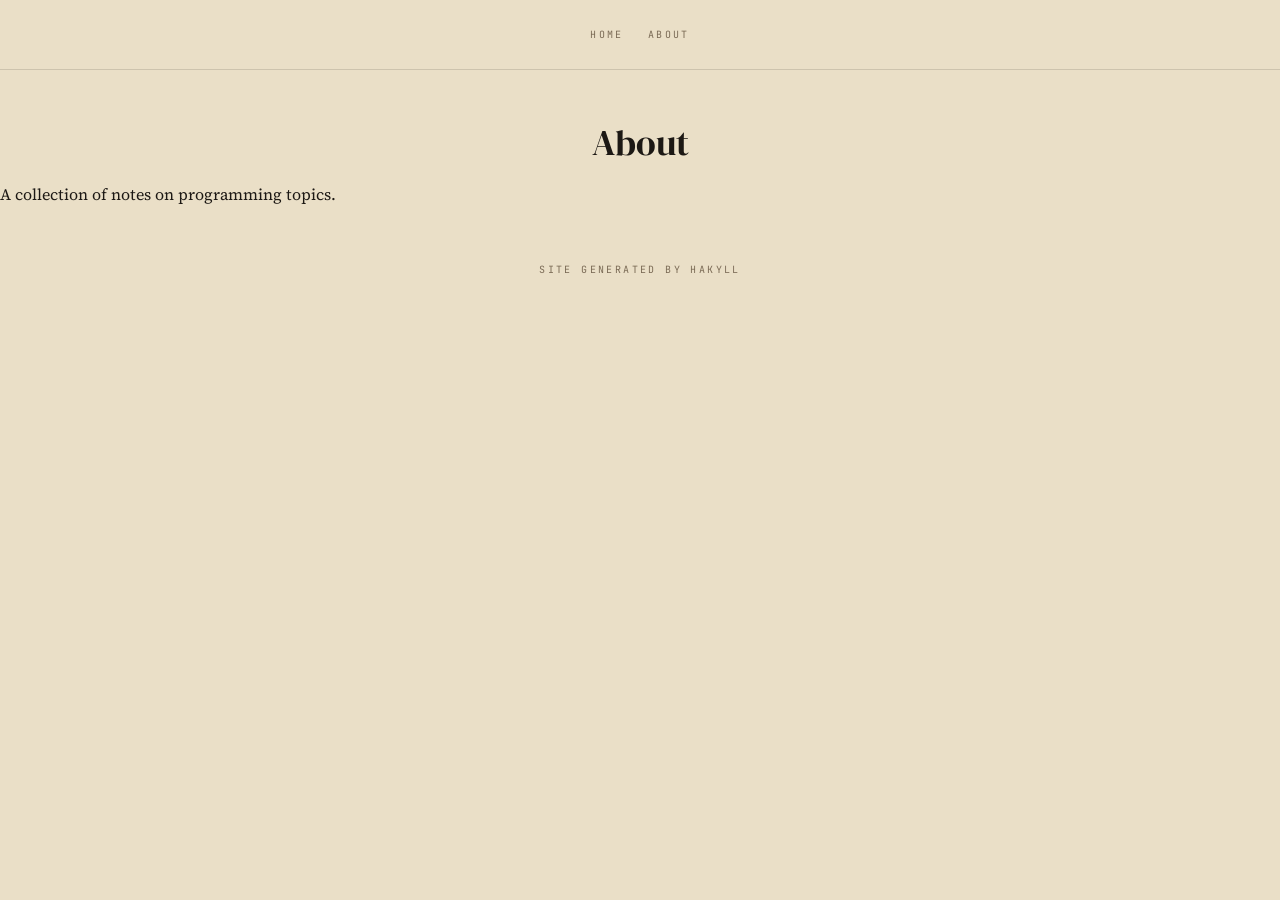
<file: docs/about.html>
<!doctype html>
<html lang="en">
<head>
  <meta charset="utf-8">
  <meta name="viewport" content="width=device-width, initial-scale=1">
  <title>Program Notes — About</title>
  <link rel="preconnect" href="https://fonts.googleapis.com">
  <link rel="preconnect" href="https://fonts.gstatic.com" crossorigin="anonymous">
  <link href="https://fonts.googleapis.com/css2?family=DM+Serif+Display:ital@0;1&family=Source+Serif+4:ital,opsz,wght@0,8..60,300..900;1,8..60,300..900&family=JetBrains+Mono:wght@400;500&display=swap" rel="stylesheet">
  <link rel="stylesheet" href="./css/default.css">
  <link rel="stylesheet" href="./css/program.css">
</head>
<body>
  <header>
    <nav>
      <a href="./index.html">Home</a>
      <a href="./about.html">About</a>
    </nav>
  </header>
  <main>
    <article>
      <h1>About</h1>
      <p>A collection of notes on programming topics.</p>
    </article>
  </main>
  <footer>
    Site generated by <a href="https://jaspervdj.be/hakyll">Hakyll</a>
  </footer>
</body>
</html>
</file>
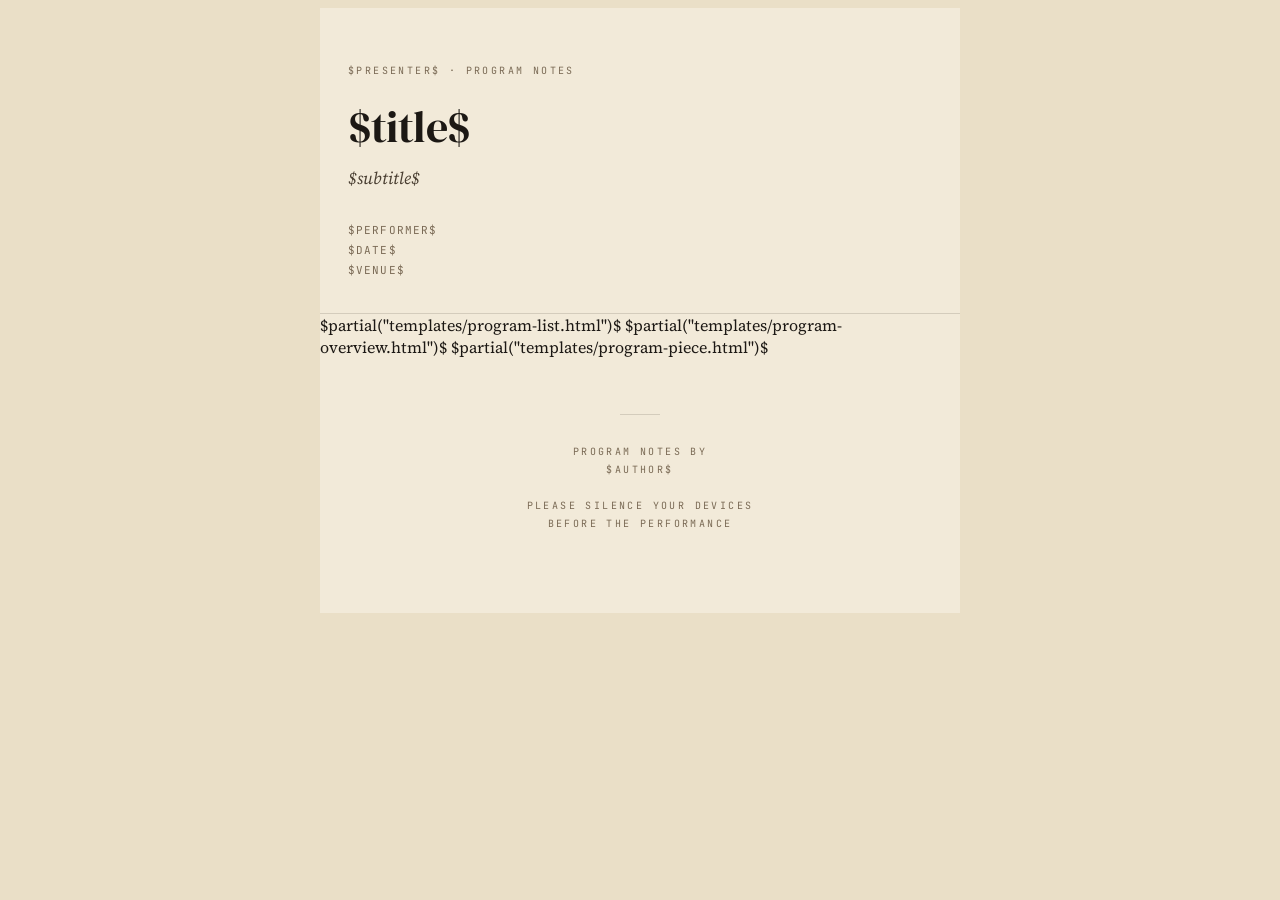
<file: templates/program.html>
<!doctype html>
<html lang="en">
<head>
  <meta charset="utf-8">
  <meta name="viewport" content="width=device-width, initial-scale=1">
  <title>$title$ — Program Notes</title>
  <link rel="preconnect" href="https://fonts.googleapis.com">
  <link rel="preconnect" href="https://fonts.gstatic.com" crossorigin="anonymous">
  <link href="https://fonts.googleapis.com/css2?family=DM+Serif+Display:ital@0;1&family=Source+Serif+4:ital,opsz,wght@0,8..60,300..900;1,8..60,300..900&family=JetBrains+Mono:wght@400;500&display=swap" rel="stylesheet">
  <link rel="stylesheet" href="/css/program.css">
</head>
<body>
<div class="program-page">
  <header class="concert-masthead">
    <div class="presenter-label">$presenter$ · Program Notes</div>
    <h1 class="concert-title">$title$</h1>
    <p class="concert-subtitle">$subtitle$</p>
    <div class="concert-meta">
      <div>$performer$</div>
      <div>$date$</div>
      <div>$venue$</div>
    </div>
  </header>
  $partial("templates/program-list.html")$
  $partial("templates/program-overview.html")$
  $partial("templates/program-piece.html")$
  <footer class="program-colophon">
    <p>Program notes by<br>$author$<br><br>Please silence your devices<br>before the performance</p>
  </footer>
</div>
</body>
</html>
</file>
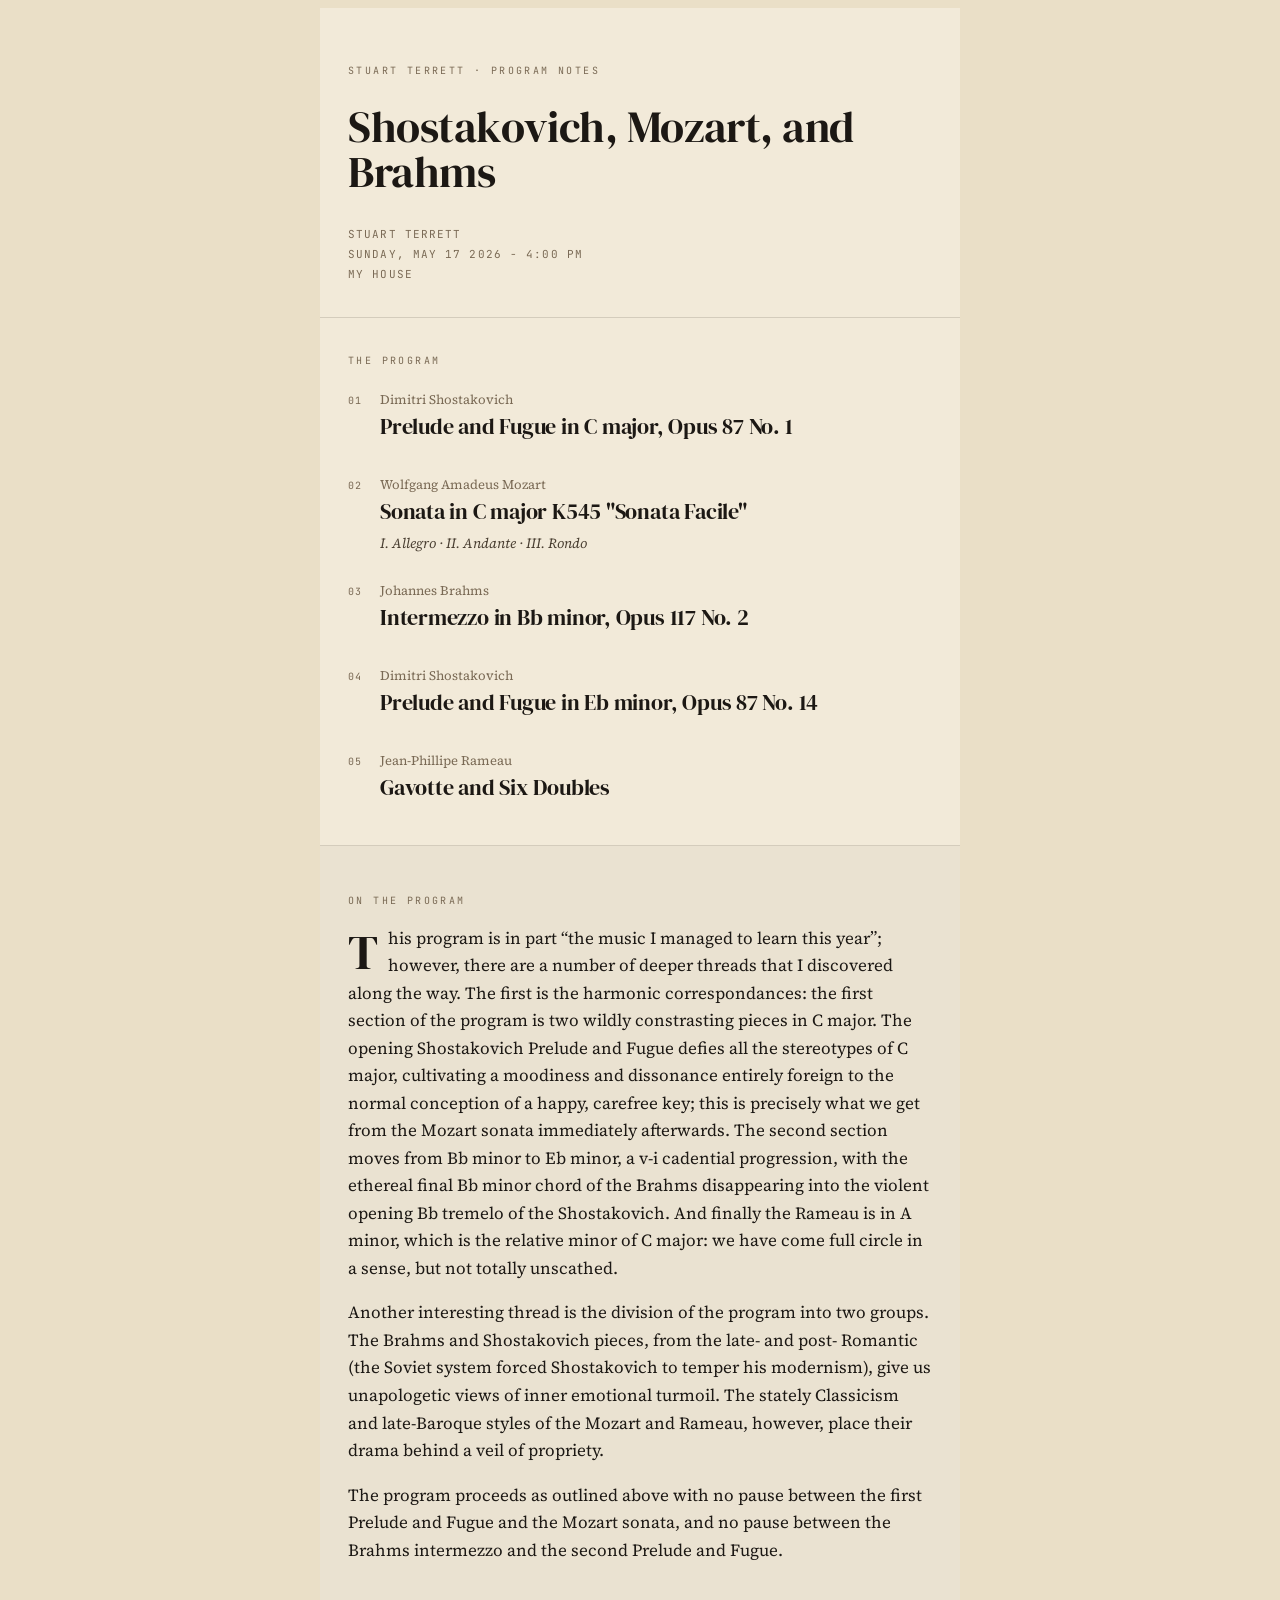
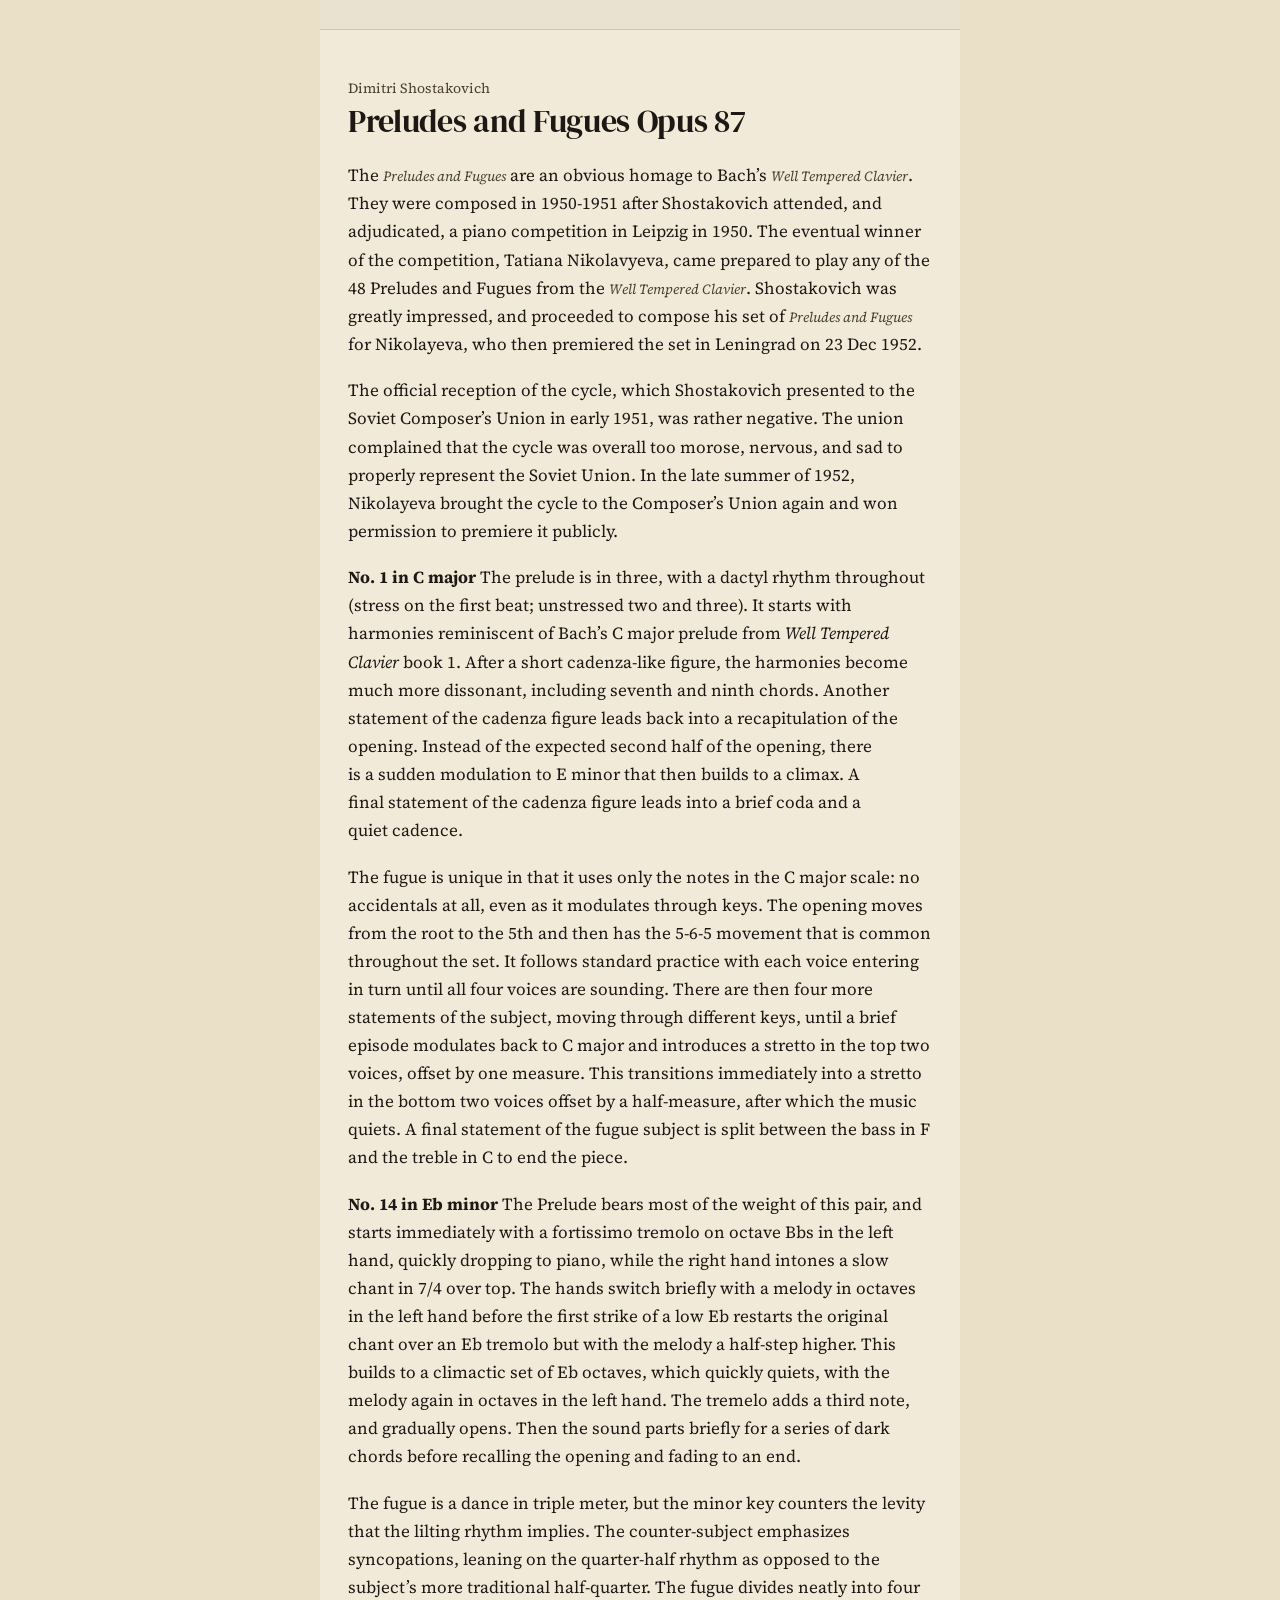
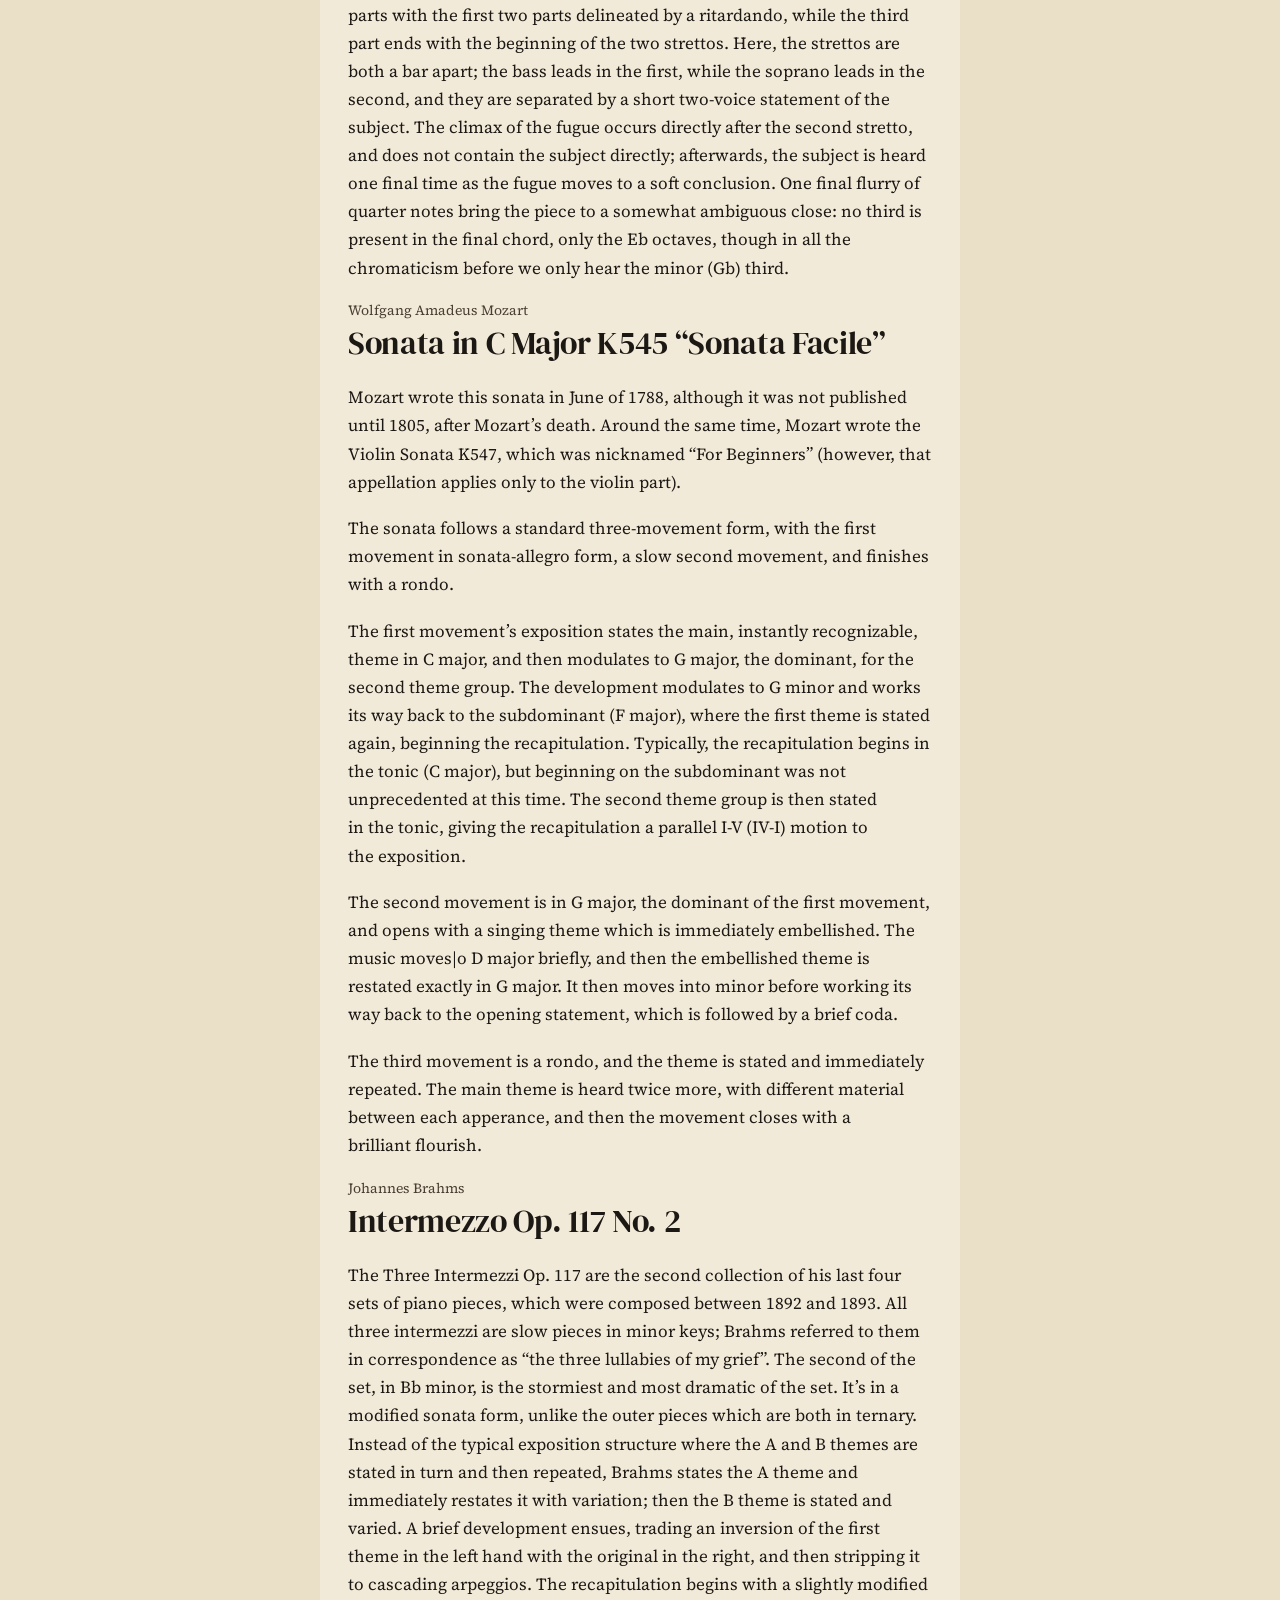
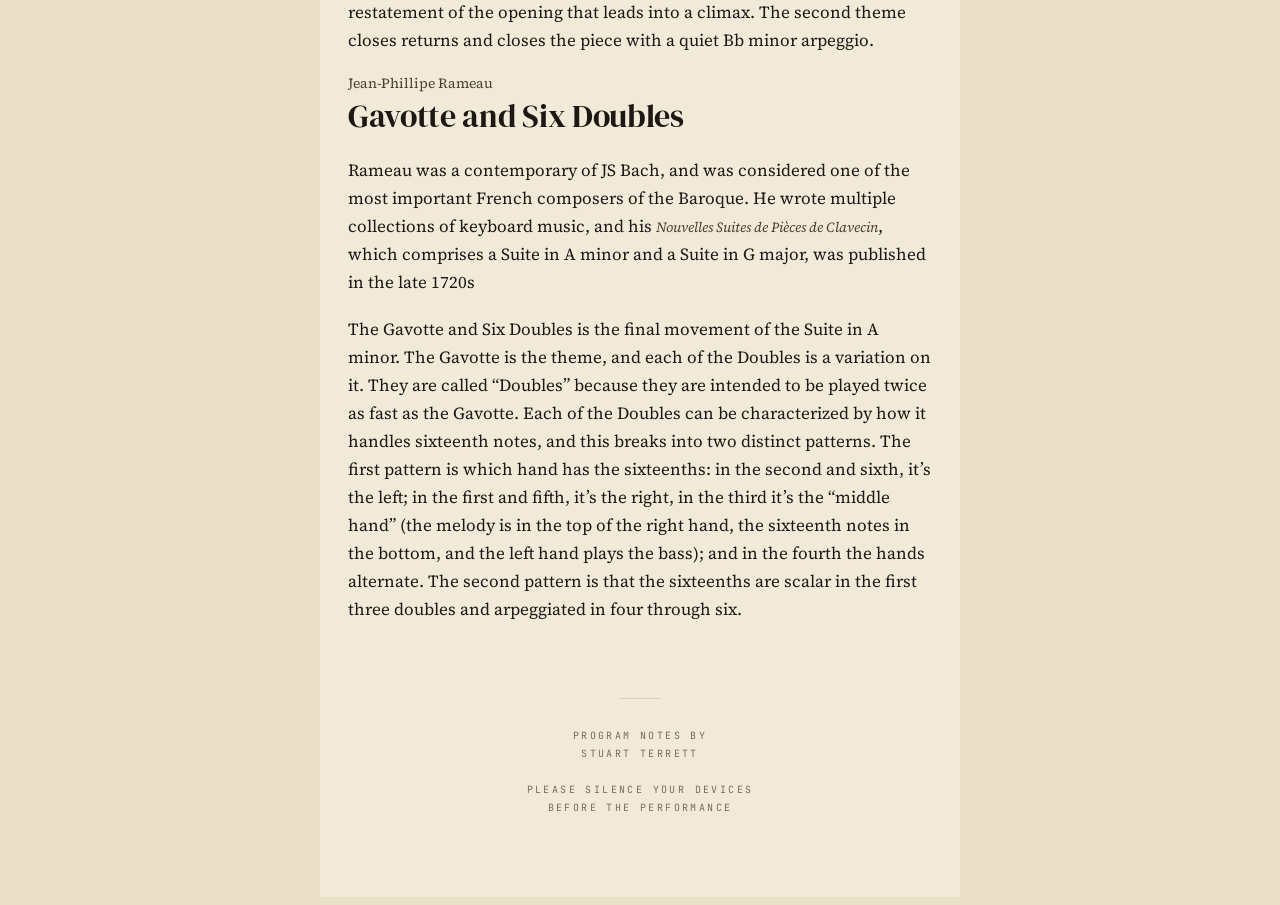
<file: docs/programs/2026-05-17-shostakovich-mozart-brahms.html>
<!doctype html>
<html lang="en">
<head>
  <meta charset="utf-8">
  <meta name="viewport" content="width=device-width, initial-scale=1">
  <title>Shostakovich, Mozart, and Brahms — Program Notes</title>
  <link rel="preconnect" href="https://fonts.googleapis.com">
  <link rel="preconnect" href="https://fonts.gstatic.com" crossorigin="anonymous">
  <link href="https://fonts.googleapis.com/css2?family=DM+Serif+Display:ital@0;1&family=Source+Serif+4:ital,opsz,wght@0,8..60,300..900;1,8..60,300..900&family=JetBrains+Mono:wght@400;500&display=swap" rel="stylesheet">
  <link rel="stylesheet" href="../css/program.css">
</head>
<body>
<div class="program-page">
  <header class="concert-masthead">
    <div class="presenter-label">Stuart Terrett · Program Notes</div>
    <h1 class="concert-title">Shostakovich, Mozart, and Brahms</h1>
    <p class="concert-subtitle"></p>
    <div class="concert-meta">
      <div>Stuart Terrett</div>
      <div>Sunday, May 17 2026 - 4:00 pm</div>
      <div>My House</div>
    </div>
  </header>
  <section class="program-list">
  <div class="section-label">The Program</div>
  <ol class="works-list">
    
    <li class="work-item">
      <div class="work-item-header">
        <span class="work-number">01</span>
        <span class="work-composer">Dimitri Shostakovich</span>
      </div>
      <h3 class="work-title">Prelude and Fugue in C major, Opus 87 No. 1</h3>
      <p class="work-movements"></p>
    </li>
    
    <li class="work-item">
      <div class="work-item-header">
        <span class="work-number">02</span>
        <span class="work-composer">Wolfgang Amadeus Mozart</span>
      </div>
      <h3 class="work-title">Sonata in C major K545 "Sonata Facile"</h3>
      <p class="work-movements">I. Allegro · II. Andante · III. Rondo</p>
    </li>
    
    <li class="work-item">
      <div class="work-item-header">
        <span class="work-number">03</span>
        <span class="work-composer">Johannes Brahms</span>
      </div>
      <h3 class="work-title">Intermezzo in Bb minor, Opus 117 No. 2</h3>
      <p class="work-movements"></p>
    </li>
    
    <li class="work-item">
      <div class="work-item-header">
        <span class="work-number">04</span>
        <span class="work-composer">Dimitri Shostakovich</span>
      </div>
      <h3 class="work-title">Prelude and Fugue in Eb minor, Opus 87 No. 14</h3>
      <p class="work-movements"></p>
    </li>
    
    <li class="work-item">
      <div class="work-item-header">
        <span class="work-number">05</span>
        <span class="work-composer">Jean-Phillipe Rameau</span>
      </div>
      <h3 class="work-title">Gavotte and Six Doubles</h3>
      <p class="work-movements"></p>
    </li>
    
  </ol>
</section>

  <section class="program-overview">
  <div class="section-label">On the program</div>
  <div class="overview-body"><p>This program is in part “the music I managed to learn this year”; however,
there are a number of deeper threads that I discovered along the way. The
first is the harmonic correspondances: the first section of the program is two
wildly constrasting pieces in C major. The opening Shostakovich Prelude and
Fugue defies all the stereotypes of C major, cultivating a moodiness and
dissonance entirely foreign to the normal conception of a happy, carefree key;
this is precisely what we get from the Mozart sonata immediately afterwards.
The second section moves from Bb minor to Eb minor, a v-i cadential
progression, with the ethereal final Bb minor chord of the Brahms disappearing
into the violent opening Bb tremelo of the Shostakovich. And finally the
Rameau is in A minor, which is the relative minor of C major: we have come
full circle in a sense, but not totally unscathed.</p>
<p>Another interesting thread is the division of the program into two groups. The
Brahms and Shostakovich pieces, from the late- and post- Romantic (the Soviet
system forced Shostakovich to temper his modernism), give us unapologetic
views of inner emotional turmoil. The stately Classicism and late-Baroque
styles of the Mozart and Rameau, however, place their drama behind a veil of
propriety.</p>
<p>The program proceeds as outlined above with no pause between the first Prelude
and Fugue and the Mozart sonata, and no pause between the Brahms intermezzo
and the second Prelude and Fugue.</p></div>
</section>

  <section class="program-pieces">
  <h3 id="dimitri-shostakovich">Dimitri Shostakovich</h3>
<h2 id="preludes-and-fugues-opus-87">Preludes and Fugues Opus 87</h2>
<p>The <em>Preludes and Fugues</em> are an obvious homage to Bach’s <em>Well Tempered
Clavier</em>. They were composed in 1950-1951 after Shostakovich attended, and
adjudicated, a piano competition in Leipzig in 1950. The eventual winner of the
competition, Tatiana Nikolavyeva, came prepared to play any of the 48 Preludes
and Fugues from the <em>Well Tempered Clavier</em>. Shostakovich was greatly impressed,
and proceeded to compose his set of <em>Preludes and Fugues</em> for Nikolayeva, who
then premiered the set in Leningrad on 23 Dec 1952.</p>
<p>The official reception of the cycle, which Shostakovich presented to the Soviet
Composer’s Union in early 1951, was rather negative. The union complained that
the cycle was overall too morose, nervous, and sad to properly represent the
Soviet Union. In the late summer of 1952, Nikolayeva brought the cycle to the
Composer’s Union again and won permission to premiere it publicly.</p>
<p><strong>No. 1 in C major</strong> The prelude is in three, with a dactyl rhythm throughout
(stress on the first beat; unstressed two and three). It starts with harmonies
reminiscent of Bach’s C major prelude from <em>Well Tempered Clavier</em> book 1. After
a short cadenza-like figure, the harmonies become much more dissonant, including
seventh and ninth chords. Another statement of the cadenza figure leads back
into a recapitulation of the opening. Instead of the expected second half of the
opening, there is a sudden modulation to E minor that then builds to a climax. A final
statement of the cadenza figure leads into a brief coda and a quiet cadence.</p>
<p>The fugue is unique in that it uses only the notes in the C major scale: no
accidentals at all, even as it modulates through keys. The opening moves from
the root to the 5th and then has the 5-6-5 movement that is common throughout
the set. It follows standard practice with each voice entering in turn until all
four voices are sounding. There are then four more statements of the subject,
moving through different keys, until a brief episode modulates back to C major
and introduces a stretto in the top two voices, offset by one measure. This
transitions immediately into a stretto in the bottom two voices offset by a
half-measure, after which the music quiets. A final statement of the fugue
subject is split between the bass in F and the treble in C to end the piece.</p>
<p><strong>No. 14 in Eb minor</strong> The Prelude bears most of the weight of this pair, and
starts immediately with a fortissimo tremolo on octave Bbs in the left hand,
quickly dropping to piano, while the right hand intones a slow chant in 7/4 over
top. The hands switch briefly with a melody in octaves in the left hand before
the first strike of a low Eb restarts the original chant over an Eb tremolo but
with the melody a half-step higher. This builds to a climactic set of Eb
octaves, which quickly quiets, with the melody again in octaves in the left hand.
The tremelo adds a third note, and gradually opens. Then the sound parts briefly
for a series of dark chords before recalling the opening and fading to an end.</p>
<p>The fugue is a dance in triple meter, but the minor key counters the levity that
the lilting rhythm implies. The counter-subject emphasizes syncopations, leaning
on the quarter-half rhythm as opposed to the subject’s more traditional
half-quarter. The fugue divides neatly into four parts with the first two parts
delineated by a ritardando, while the third part ends with the beginning of the
two strettos. Here, the strettos are both a bar apart; the bass leads in the
first, while the soprano leads in the second, and they are separated by a short
two-voice statement of the subject. The climax of the fugue occurs directly
after the second stretto, and does not contain the subject directly; afterwards,
the subject is heard one final time as the fugue moves to a soft conclusion. One
final flurry of quarter notes bring the piece to a somewhat ambiguous close: no
third is present in the final chord, only the Eb octaves, though in all the
chromaticism before we only hear the minor (Gb) third.</p>
<h3 id="wolfgang-amadeus-mozart">Wolfgang Amadeus Mozart</h3>
<h2 id="sonata-in-c-major-k545-sonata-facile">Sonata in C Major K545 “Sonata Facile”</h2>
<p>Mozart wrote this sonata in June of 1788, although it was not published until
1805, after Mozart’s death. Around the same time, Mozart wrote the Violin
Sonata K547, which was nicknamed “For Beginners” (however, that appellation
applies only to the violin part).</p>
<p>The sonata follows a standard three-movement form, with the first movement in
sonata-allegro form, a slow second movement, and finishes with a rondo.</p>
<p>The first movement’s exposition states the main, instantly recognizable, theme
in C major, and then modulates to G major, the dominant, for the second theme
group. The development modulates to G minor and works its way back to the
subdominant (F major), where the first theme is stated again, beginning the
recapitulation. Typically, the recapitulation begins in the tonic (C major), but
beginning on the subdominant was not unprecedented at this time. The second
theme group is then stated in the tonic, giving the recapitulation a parallel I-V
(IV-I) motion to the exposition.</p>
<p>The second movement is in G major, the dominant of the first movement, and opens
with a singing theme which is immediately embellished. The music moves|o D major
briefly, and then the embellished theme is restated exactly in G major. It then
moves into minor before working its way back to the opening statement, which is
followed by a brief coda.</p>
<p>The third movement is a rondo, and the theme is stated and immediately
repeated. The main theme is heard twice more, with different material between
each apperance, and then the movement closes with a brilliant flourish.</p>
<h3 id="johannes-brahms">Johannes Brahms</h3>
<h2 id="intermezzo-op.-117-no.-2">Intermezzo Op. 117 No. 2</h2>
<p>The Three Intermezzi Op. 117 are the second collection of his last four sets of
piano pieces, which were composed between 1892 and 1893. All three intermezzi
are slow pieces in minor keys; Brahms referred to them in correspondence as “the
three lullabies of my grief”. The second of the set, in Bb minor, is the
stormiest and most dramatic of the set. It’s in a modified sonata form, unlike
the outer pieces which are both in ternary. Instead of the typical exposition
structure where the A and B themes are stated in turn and then repeated, Brahms
states the A theme and immediately restates it with variation; then the B theme
is stated and varied. A brief development ensues, trading an inversion of the
first theme in the left hand with the original in the right, and then stripping
it to cascading arpeggios. The recapitulation begins with a slightly modified
restatement of the opening that leads into a climax. The second theme closes
returns and closes the piece with a quiet Bb minor arpeggio.</p>
<h3 id="jean-phillipe-rameau">Jean-Phillipe Rameau</h3>
<h2 id="gavotte-and-six-doubles">Gavotte and Six Doubles</h2>
<p>Rameau was a contemporary of JS Bach, and was considered one of the most
important French composers of the Baroque. He wrote multiple collections of
keyboard music, and his <em>Nouvelles Suites de Pièces de Clavecin</em>, which
comprises a Suite in A minor and a Suite in G major, was published in the late
1720s</p>
<p>The Gavotte and Six Doubles is the final movement of the Suite in A minor.
The Gavotte is the theme, and each of the Doubles is a variation on it. They are
called “Doubles” because they are intended to be played twice as fast as the
Gavotte. Each of the Doubles can be characterized by how it handles sixteenth notes,
and this breaks into two distinct patterns. The first pattern is which hand has
the sixteenths: in the second and sixth, it’s the left; in the first and fifth,
it’s the right, in the third it’s the “middle hand” (the melody is in the top of
the right hand, the sixteenth notes in the bottom, and the left hand plays the
bass); and in the fourth the hands alternate. The second pattern is that the
sixteenths are scalar in the first three doubles and arpeggiated in four through
six.</p>
</section>

  <footer class="program-colophon">
    <p>Program notes by<br>Stuart Terrett<br><br>Please silence your devices<br>before the performance</p>
  </footer>
</div>
</body>
</html>
</file>
<file: docs/css/default.css>
body {
  margin: 0;
  background: var(--paper-deep);
  color: var(--ink);
  font-family: var(--font-body);
  -webkit-font-smoothing: antialiased;
  -moz-osx-font-smoothing: grayscale;
}

header {
  padding: 28px;
  border-bottom: 1px solid var(--rule);
}

header nav {
  display: flex;
  gap: 24px;
  justify-content: center;
}

header nav a {
  font-family: var(--font-mono);
  font-size: 10px;
  letter-spacing: 0.24em;
  text-transform: uppercase;
  color: var(--ink-muted);
  text-decoration: none;
}

header nav a:hover {
  color: var(--ink);
}

footer {
  padding: 40px 28px;
  text-align: center;
  font-family: var(--font-mono);
  font-size: 10px;
  letter-spacing: 0.24em;
  text-transform: uppercase;
  color: var(--ink-muted);
  line-height: 1.8;
}

footer a {
  color: inherit;
  text-decoration: none;
}

footer a:hover {
  color: var(--ink);
}
</file>
<file: docs/css/program.css>
/* ── Design tokens ─────────────────────────────────────────── */
:root {
  --paper:      #F2EAD9;
  --paper-deep: #EADFC7;
  --ink:        #1C1814;
  --ink-soft:   #4A3F32;
  --ink-muted:  #7A6A55;
  --rule:       rgba(28, 24, 20, 0.14);
  --rule-soft:  rgba(28, 24, 20, 0.08);
  --pull-bg:    rgba(28, 24, 20, 0.04);

  --font-display: 'DM Serif Display', 'Source Serif 4', Georgia, serif;
  --font-body:    'Source Serif 4', Georgia, serif;
  --font-mono:    'JetBrains Mono', ui-monospace, monospace;
}

@media (prefers-color-scheme: dark) {
  :root {
    --paper:      #14110D;
    --paper-deep: #1C1814;
    --ink:        #E8DDC8;
    --ink-soft:   #C2B59B;
    --ink-muted:  #8A7D65;
    --rule:       rgba(232, 221, 200, 0.16);
    --rule-soft:  rgba(232, 221, 200, 0.08);
    --pull-bg:    rgba(232, 221, 200, 0.05);
  }
}

body {
  background: var(--paper-deep);
}

/* ── Page reset for program pages ──────────────────────────── */
.program-page {
  background: var(--paper);
  color: var(--ink);
  max-width: 640px;
  margin: 0 auto;
  font-family: var(--font-body);
  -webkit-font-smoothing: antialiased;
  -moz-osx-font-smoothing: grayscale;
}

/* ── Shared utility ────────────────────────────────────────── */
.section-label {
  font-family: var(--font-mono);
  font-size: 10px;
  letter-spacing: 0.24em;
  text-transform: uppercase;
  color: var(--ink-muted);
  margin-bottom: 18px;
}

/* ── Concert masthead ──────────────────────────────────────── */
.concert-masthead {
  padding: 56px 28px 36px;
  border-bottom: 1px solid var(--rule);
}

.concert-masthead .presenter-label {
  font-family: var(--font-mono);
  font-size: 10px;
  letter-spacing: 0.24em;
  text-transform: uppercase;
  color: var(--ink-muted);
  margin: 0 0 28px;
}

.concert-masthead .concert-title {
  font-family: var(--font-display);
  font-weight: 400;
  font-size: 44px;
  line-height: 1.02;
  letter-spacing: -0.01em;
  color: var(--ink);
  margin: 0 0 16px;
}

.concert-masthead .concert-subtitle {
  font-family: var(--font-body);
  font-size: 17px;
  line-height: 1.45;
  color: var(--ink-soft);
  font-style: italic;
  margin: 0 0 32px;
}

.concert-masthead .concert-meta {
  display: flex;
  flex-direction: column;
  gap: 6px;
  font-family: var(--font-mono);
  font-size: 11px;
  letter-spacing: 0.1em;
  text-transform: uppercase;
  color: var(--ink-muted);
}

/* ── Program list ──────────────────────────────────────────── */
.program-list {
  padding: 36px 28px;
  border-bottom: 1px solid var(--rule);
}

.program-list .section-label {
  margin-bottom: 24px;
}

.works-list {
  list-style: none;
  margin: 0;
  padding: 0;
  display: flex;
  flex-direction: column;
  gap: 28px;
}

.work-item {
  display: flex;
  flex-direction: column;
  gap: 0;
}

.work-item-header {
  display: flex;
  align-items: baseline;
  gap: 14px;
  margin-bottom: 6px;
}

.work-number {
  font-family: var(--font-mono);
  font-size: 10px;
  color: var(--ink-muted);
  letter-spacing: 0.1em;
  min-width: 18px;
}

.work-composer {
  font-family: var(--font-body);
  font-size: 13px;
  color: var(--ink-muted);
}

.work-title {
  font-family: var(--font-display);
  font-weight: 400;
  font-size: 22px;
  line-height: 1.18;
  letter-spacing: -0.01em;
  color: var(--ink);
  margin: 0 0 8px;
  padding-left: 32px;
}

.work-movements {
  padding-left: 32px;
  font-family: var(--font-body);
  font-size: 14px;
  line-height: 1.5;
  color: var(--ink-soft);
  font-style: italic;
  margin: 0;
}

/* ── Overview ──────────────────────────────────────────────── */
.program-overview {
  padding: 48px 28px;
  border-bottom: 1px solid var(--rule);
  background: var(--pull-bg);
}

.overview-body p {
  font-family: var(--font-body);
  font-size: 17px;
  line-height: 1.62;
  color: var(--ink);
  margin: 0 0 1em;
  text-wrap: pretty;
}

/* Drop cap on first paragraph */
.overview-body p:first-child::first-letter {
  font-family: var(--font-display);
  font-size: 48px;
  font-weight: 400;
  float: left;
  line-height: 0.9;
  padding-right: 10px;
  padding-top: 6px;
  color: var(--ink);
}

/* ── Piece notes ───────────────────────────────────────────── */
.program-pieces {
  padding: 48px 28px 0;
}

.program-pieces article,
.program-pieces .piece {
  padding: 56px 28px;
  border-bottom: 1px solid var(--rule);
}

.program-pieces article:last-child,
.program-pieces .piece:last-child {
  border-bottom: none;
}

/* Piece counter/year line (e.g. "01 / 03 — 1820") */
.piece-meta {
  font-family: var(--font-mono);
  font-size: 10px;
  letter-spacing: 0.24em;
  text-transform: uppercase;
  color: var(--ink-muted);
  margin-bottom: 18px;
}

/* Composer name */
.program-pieces h2 + p em,
.piece-composer {
  font-family: var(--font-body);
  font-size: 14px;
  color: var(--ink-soft);
}

/* Piece title (h2) */
.program-pieces h2 {
  font-family: var(--font-display);
  font-weight: 400;
  font-size: 32px;
  line-height: 1.1;
  letter-spacing: -0.01em;
  color: var(--ink);
  margin: 6px 0 22px;
}

/* Movements list (ul immediately after h2) */
.program-pieces h2 + ul,
.movements-list {
  list-style: none;
  padding: 0;
  margin: 0 0 40px;
  border-top: 1px solid var(--rule-soft);
}

.program-pieces h2 + ul li,
.movements-list li {
  font-family: var(--font-body);
  font-size: 14px;
  line-height: 1.5;
  color: var(--ink-soft);
  padding: 10px 0;
  border-bottom: 1px solid var(--rule-soft);
  font-style: italic;
}

/* Body paragraphs */
.program-pieces p {
  font-family: var(--font-body);
  font-size: 17px;
  line-height: 1.65;
  color: var(--ink);
  margin: 0 0 1.1em;
  text-wrap: pretty;
}

/* Piece h3 headings (composer name used as sub-heading) */
.program-pieces h3 {
  font-family: var(--font-body);
  font-size: 14px;
  font-weight: 400;
  color: var(--ink-soft);
  margin: 0 0 4px;
}

/* ── Score examples (blockquotes as pull-quotes) ───────────── */
.program-pieces blockquote {
  margin: 56px -8px;
  padding: 0;
  border-left: none;
}

.program-pieces blockquote p {
  /* Striped score-paper background */
  background-image: repeating-linear-gradient(
    180deg,
    transparent 0 22px,
    var(--rule) 22px 23px
  );
  border-top: 1px solid var(--rule);
  border-bottom: 1px solid var(--rule);
  min-height: 100px;
  display: flex;
  align-items: center;
  justify-content: center;
  font-family: var(--font-mono);
  font-size: 10px;
  letter-spacing: 0.12em;
  text-transform: uppercase;
  color: var(--ink-muted);
  margin: 0 0 18px;
  padding: 24px 16px;
  text-align: center;
}

/* The caption paragraph following the score block */
.program-pieces blockquote + p {
  font-family: var(--font-body);
  font-size: 14px;
  line-height: 1.55;
  color: var(--ink-soft);
  font-style: italic;
  padding: 0 4px;
  margin-top: -38px;
  margin-bottom: 48px;
}

/* ── Section dividers ──────────────────────────────────────── */
.program-pieces hr {
  border: none;
  border-top: 1px solid var(--rule);
  margin: 48px 0;
}

/* ── Colophon / footer ─────────────────────────────────────── */
.program-colophon {
  padding: 56px 28px 80px;
  text-align: center;
}

.program-colophon::before {
  content: '';
  display: block;
  width: 40px;
  height: 1px;
  background: var(--rule);
  margin: 0 auto 28px;
}

.program-colophon p {
  font-family: var(--font-mono);
  font-size: 10px;
  letter-spacing: 0.24em;
  text-transform: uppercase;
  color: var(--ink-muted);
  line-height: 1.8;
  margin: 0;
}

/* ── Default layout page title ─────────────────────────────── */
main > article > h1 {
  font-family: var(--font-display);
  font-weight: 400;
  font-size: 36px;
  color: var(--ink);
  text-align: center;
  margin: 48px 0 0;
}

/* ── Program index (homepage) ──────────────────────────────── */
.program-index {
  list-style: none;
  margin: 48px auto;
  padding: 0;
  max-width: 480px;
  display: flex;
  flex-direction: column;
  gap: 32px;
  text-align: center;
}

.program-index-item a {
  display: flex;
  flex-direction: column;
  gap: 4px;
  text-decoration: none;
  color: inherit;
}

.program-index-title {
  font-family: var(--font-display);
  font-size: 22px;
  color: var(--ink);
}

.program-index-item a:hover .program-index-title {
  text-decoration: underline;
}

.program-index-date {
  font-family: var(--font-body);
  font-size: 14px;
  color: var(--ink-muted);
  font-style: italic;
}
</file>
<file: css/program.css>
/* ── Design tokens ─────────────────────────────────────────── */
:root {
  --paper:      #F2EAD9;
  --paper-deep: #EADFC7;
  --ink:        #1C1814;
  --ink-soft:   #4A3F32;
  --ink-muted:  #7A6A55;
  --rule:       rgba(28, 24, 20, 0.14);
  --rule-soft:  rgba(28, 24, 20, 0.08);
  --pull-bg:    rgba(28, 24, 20, 0.04);

  --font-display: 'DM Serif Display', 'Source Serif 4', Georgia, serif;
  --font-body:    'Source Serif 4', Georgia, serif;
  --font-mono:    'JetBrains Mono', ui-monospace, monospace;
}

@media (prefers-color-scheme: dark) {
  :root {
    --paper:      #14110D;
    --paper-deep: #1C1814;
    --ink:        #E8DDC8;
    --ink-soft:   #C2B59B;
    --ink-muted:  #8A7D65;
    --rule:       rgba(232, 221, 200, 0.16);
    --rule-soft:  rgba(232, 221, 200, 0.08);
    --pull-bg:    rgba(232, 221, 200, 0.05);
  }
}

@media (min-width: 641px) {
  body {
    background: var(--paper-deep);
  }
}

/* ── Page reset for program pages ──────────────────────────── */
.program-page {
  background: var(--paper);
  color: var(--ink);
  max-width: 640px;
  margin: 0 auto;
  font-family: var(--font-body);
  -webkit-font-smoothing: antialiased;
  -moz-osx-font-smoothing: grayscale;
}

/* ── Shared utility ────────────────────────────────────────── */
.section-label {
  font-family: var(--font-mono);
  font-size: 10px;
  letter-spacing: 0.24em;
  text-transform: uppercase;
  color: var(--ink-muted);
  margin-bottom: 18px;
}

/* ── Concert masthead ──────────────────────────────────────── */
.concert-masthead {
  padding: 56px 28px 36px;
  border-bottom: 1px solid var(--rule);
}

.concert-masthead .presenter-label {
  font-family: var(--font-mono);
  font-size: 10px;
  letter-spacing: 0.24em;
  text-transform: uppercase;
  color: var(--ink-muted);
  margin: 0 0 28px;
}

.concert-masthead .concert-title {
  font-family: var(--font-display);
  font-weight: 400;
  font-size: 44px;
  line-height: 1.02;
  letter-spacing: -0.01em;
  color: var(--ink);
  margin: 0 0 16px;
}

.concert-masthead .concert-subtitle {
  font-family: var(--font-body);
  font-size: 17px;
  line-height: 1.45;
  color: var(--ink-soft);
  font-style: italic;
  margin: 0 0 32px;
}

.concert-masthead .concert-meta {
  display: flex;
  flex-direction: column;
  gap: 6px;
  font-family: var(--font-mono);
  font-size: 11px;
  letter-spacing: 0.1em;
  text-transform: uppercase;
  color: var(--ink-muted);
}

/* ── Program list ──────────────────────────────────────────── */
.program-list {
  padding: 36px 28px;
  border-bottom: 1px solid var(--rule);
}

.program-list .section-label {
  margin-bottom: 24px;
}

.works-list {
  list-style: none;
  margin: 0;
  padding: 0;
  display: flex;
  flex-direction: column;
  gap: 28px;
}

.work-item {
  display: flex;
  flex-direction: column;
  gap: 0;
}

.work-item-header {
  display: flex;
  align-items: baseline;
  gap: 14px;
  margin-bottom: 6px;
}

.work-number {
  font-family: var(--font-mono);
  font-size: 10px;
  color: var(--ink-muted);
  letter-spacing: 0.1em;
  min-width: 18px;
}

.work-composer {
  font-family: var(--font-body);
  font-size: 13px;
  color: var(--ink-muted);
}

.work-title {
  font-family: var(--font-display);
  font-weight: 400;
  font-size: 22px;
  line-height: 1.18;
  letter-spacing: -0.01em;
  color: var(--ink);
  margin: 0 0 8px;
  padding-left: 32px;
}

.work-movements {
  padding-left: 32px;
  font-family: var(--font-body);
  font-size: 14px;
  line-height: 1.5;
  color: var(--ink-soft);
  font-style: italic;
  margin: 0;
}

/* ── Overview ──────────────────────────────────────────────── */
.program-overview {
  padding: 48px 28px;
  border-bottom: 1px solid var(--rule);
  background: var(--pull-bg);
}

.overview-body p {
  font-family: var(--font-body);
  font-size: 17px;
  line-height: 1.62;
  color: var(--ink);
  margin: 0 0 1em;
  text-wrap: pretty;
}

/* Drop cap on first paragraph */
.overview-body p:first-child::first-letter {
  font-family: var(--font-display);
  font-size: 48px;
  font-weight: 400;
  float: left;
  line-height: 0.9;
  padding-right: 10px;
  padding-top: 6px;
  color: var(--ink);
}

/* ── Piece notes ───────────────────────────────────────────── */
.program-pieces {
  padding: 48px 28px 0;
}

.program-pieces article,
.program-pieces .piece {
  padding: 56px 28px;
  border-bottom: 1px solid var(--rule);
}

.program-pieces article:last-child,
.program-pieces .piece:last-child {
  border-bottom: none;
}

/* Piece counter/year line (e.g. "01 / 03 — 1820") */
.piece-meta {
  font-family: var(--font-mono);
  font-size: 10px;
  letter-spacing: 0.24em;
  text-transform: uppercase;
  color: var(--ink-muted);
  margin-bottom: 18px;
}

/* Composer name */
.program-pieces h2 + p em,
.piece-composer {
  font-family: var(--font-body);
  font-size: 14px;
  color: var(--ink-soft);
}

/* Piece title (h2) */
.program-pieces h2 {
  font-family: var(--font-display);
  font-weight: 400;
  font-size: 32px;
  line-height: 1.1;
  letter-spacing: -0.01em;
  color: var(--ink);
  margin: 6px 0 22px;
}

/* Movements list (ul immediately after h2) */
.program-pieces h2 + ul,
.movements-list {
  list-style: none;
  padding: 0;
  margin: 0 0 40px;
  border-top: 1px solid var(--rule-soft);
}

.program-pieces h2 + ul li,
.movements-list li {
  font-family: var(--font-body);
  font-size: 14px;
  line-height: 1.5;
  color: var(--ink-soft);
  padding: 10px 0;
  border-bottom: 1px solid var(--rule-soft);
  font-style: italic;
}

/* Body paragraphs */
.program-pieces p {
  font-family: var(--font-body);
  font-size: 17px;
  line-height: 1.65;
  color: var(--ink);
  margin: 0 0 1.1em;
  text-wrap: pretty;
}

/* Piece h3 headings (composer name used as sub-heading) */
.program-pieces h3 {
  font-family: var(--font-body);
  font-size: 14px;
  font-weight: 400;
  color: var(--ink-soft);
  margin: 0 0 4px;
}

/* ── Score examples (blockquotes as pull-quotes) ───────────── */
.program-pieces blockquote {
  margin: 56px -8px;
  padding: 0;
  border-left: none;
}

.program-pieces blockquote p {
  /* Striped score-paper background */
  background-image: repeating-linear-gradient(
    180deg,
    transparent 0 22px,
    var(--rule) 22px 23px
  );
  border-top: 1px solid var(--rule);
  border-bottom: 1px solid var(--rule);
  min-height: 100px;
  display: flex;
  align-items: center;
  justify-content: center;
  font-family: var(--font-mono);
  font-size: 10px;
  letter-spacing: 0.12em;
  text-transform: uppercase;
  color: var(--ink-muted);
  margin: 0 0 18px;
  padding: 24px 16px;
  text-align: center;
}

/* The caption paragraph following the score block */
.program-pieces blockquote + p {
  font-family: var(--font-body);
  font-size: 14px;
  line-height: 1.55;
  color: var(--ink-soft);
  font-style: italic;
  padding: 0 4px;
  margin-top: -38px;
  margin-bottom: 48px;
}

/* ── Section dividers ──────────────────────────────────────── */
.program-pieces hr {
  border: none;
  border-top: 1px solid var(--rule);
  margin: 48px 0;
}

/* ── Colophon / footer ─────────────────────────────────────── */
.program-colophon {
  padding: 56px 28px 80px;
  text-align: center;
}

.program-colophon::before {
  content: '';
  display: block;
  width: 40px;
  height: 1px;
  background: var(--rule);
  margin: 0 auto 28px;
}

.program-colophon p {
  font-family: var(--font-mono);
  font-size: 10px;
  letter-spacing: 0.24em;
  text-transform: uppercase;
  color: var(--ink-muted);
  line-height: 1.8;
  margin: 0;
}

/* ── Default layout page title ─────────────────────────────── */
main > article > h1 {
  font-family: var(--font-display);
  font-weight: 400;
  font-size: 36px;
  color: var(--ink);
  text-align: center;
  margin: 48px 0 0;
}

/* ── Program index (homepage) ──────────────────────────────── */
.program-index {
  list-style: none;
  margin: 48px auto;
  padding: 0;
  max-width: 480px;
  display: flex;
  flex-direction: column;
  gap: 32px;
  text-align: center;
}

.program-index-item a {
  display: flex;
  flex-direction: column;
  gap: 4px;
  text-decoration: none;
  color: inherit;
}

.program-index-title {
  font-family: var(--font-display);
  font-size: 22px;
  color: var(--ink);
}

.program-index-item a:hover .program-index-title {
  text-decoration: underline;
}

.program-index-date {
  font-family: var(--font-body);
  font-size: 14px;
  color: var(--ink-muted);
  font-style: italic;
}
</file>
